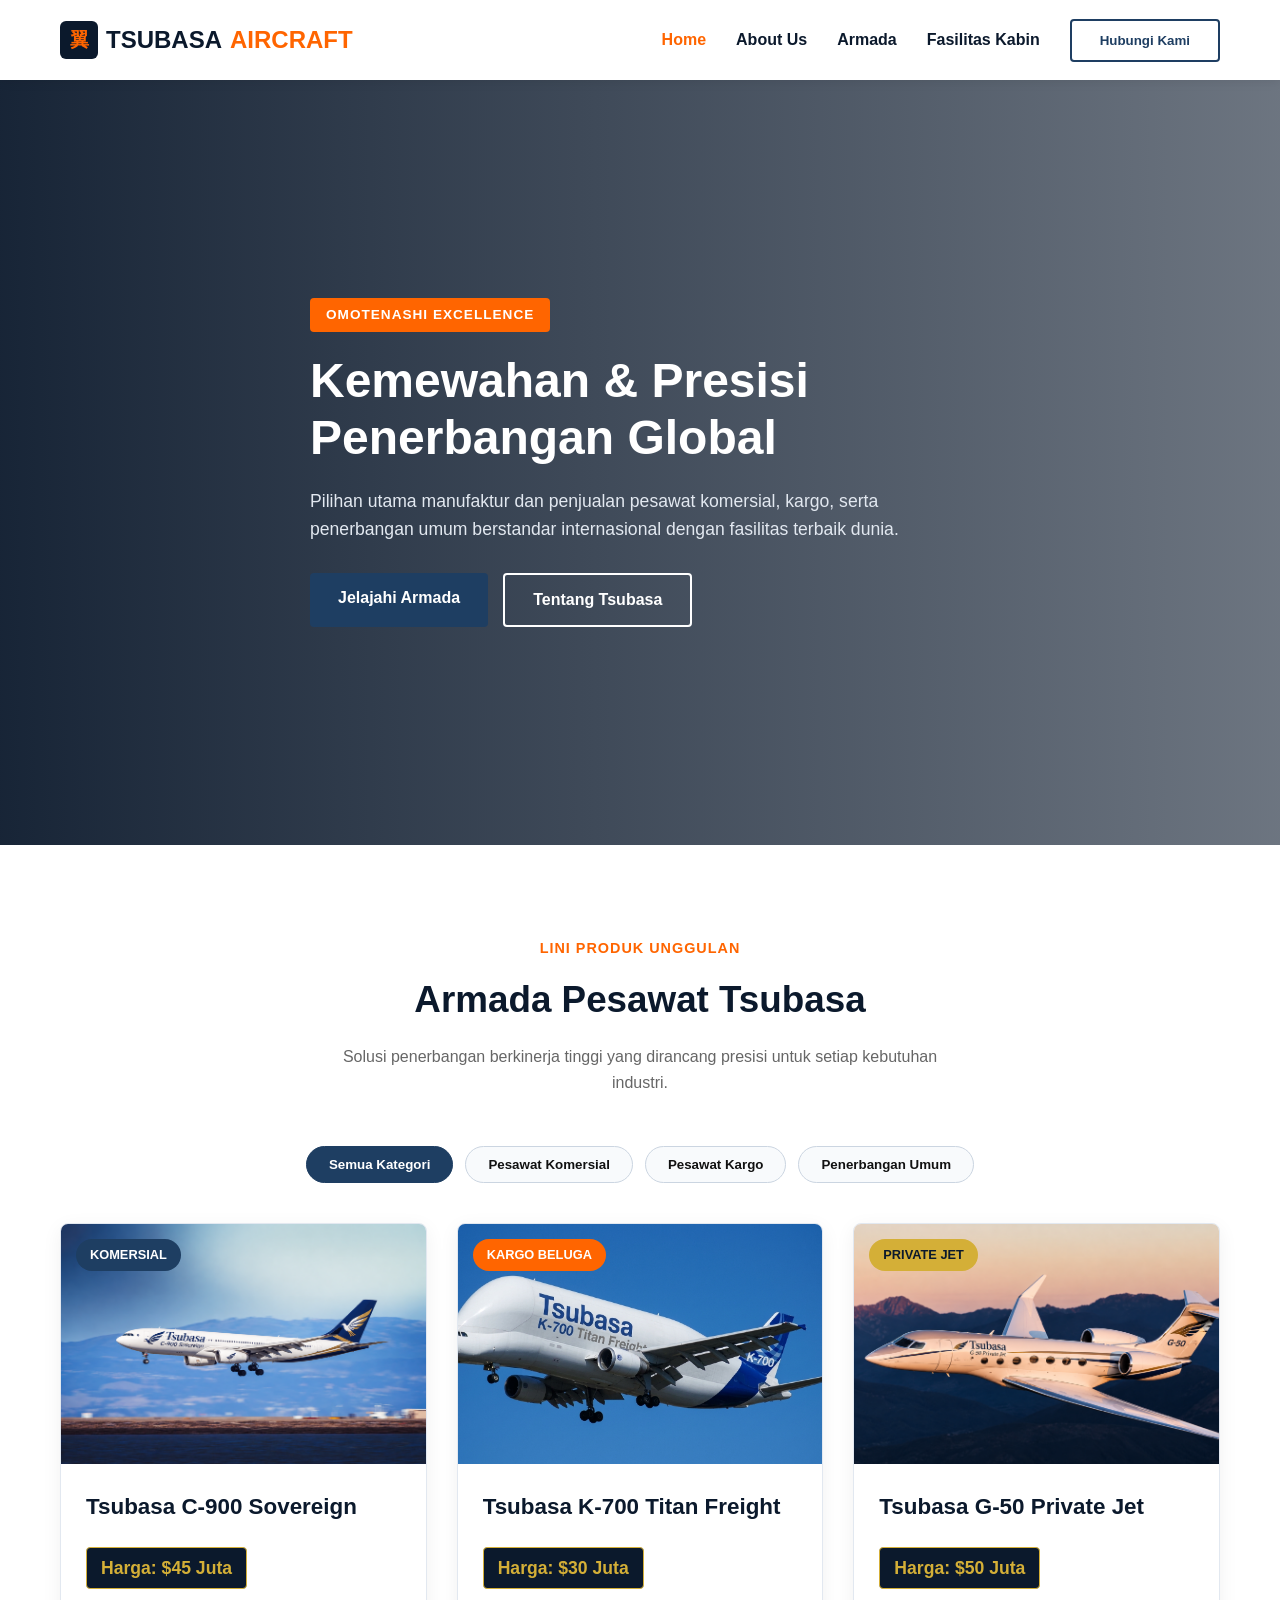
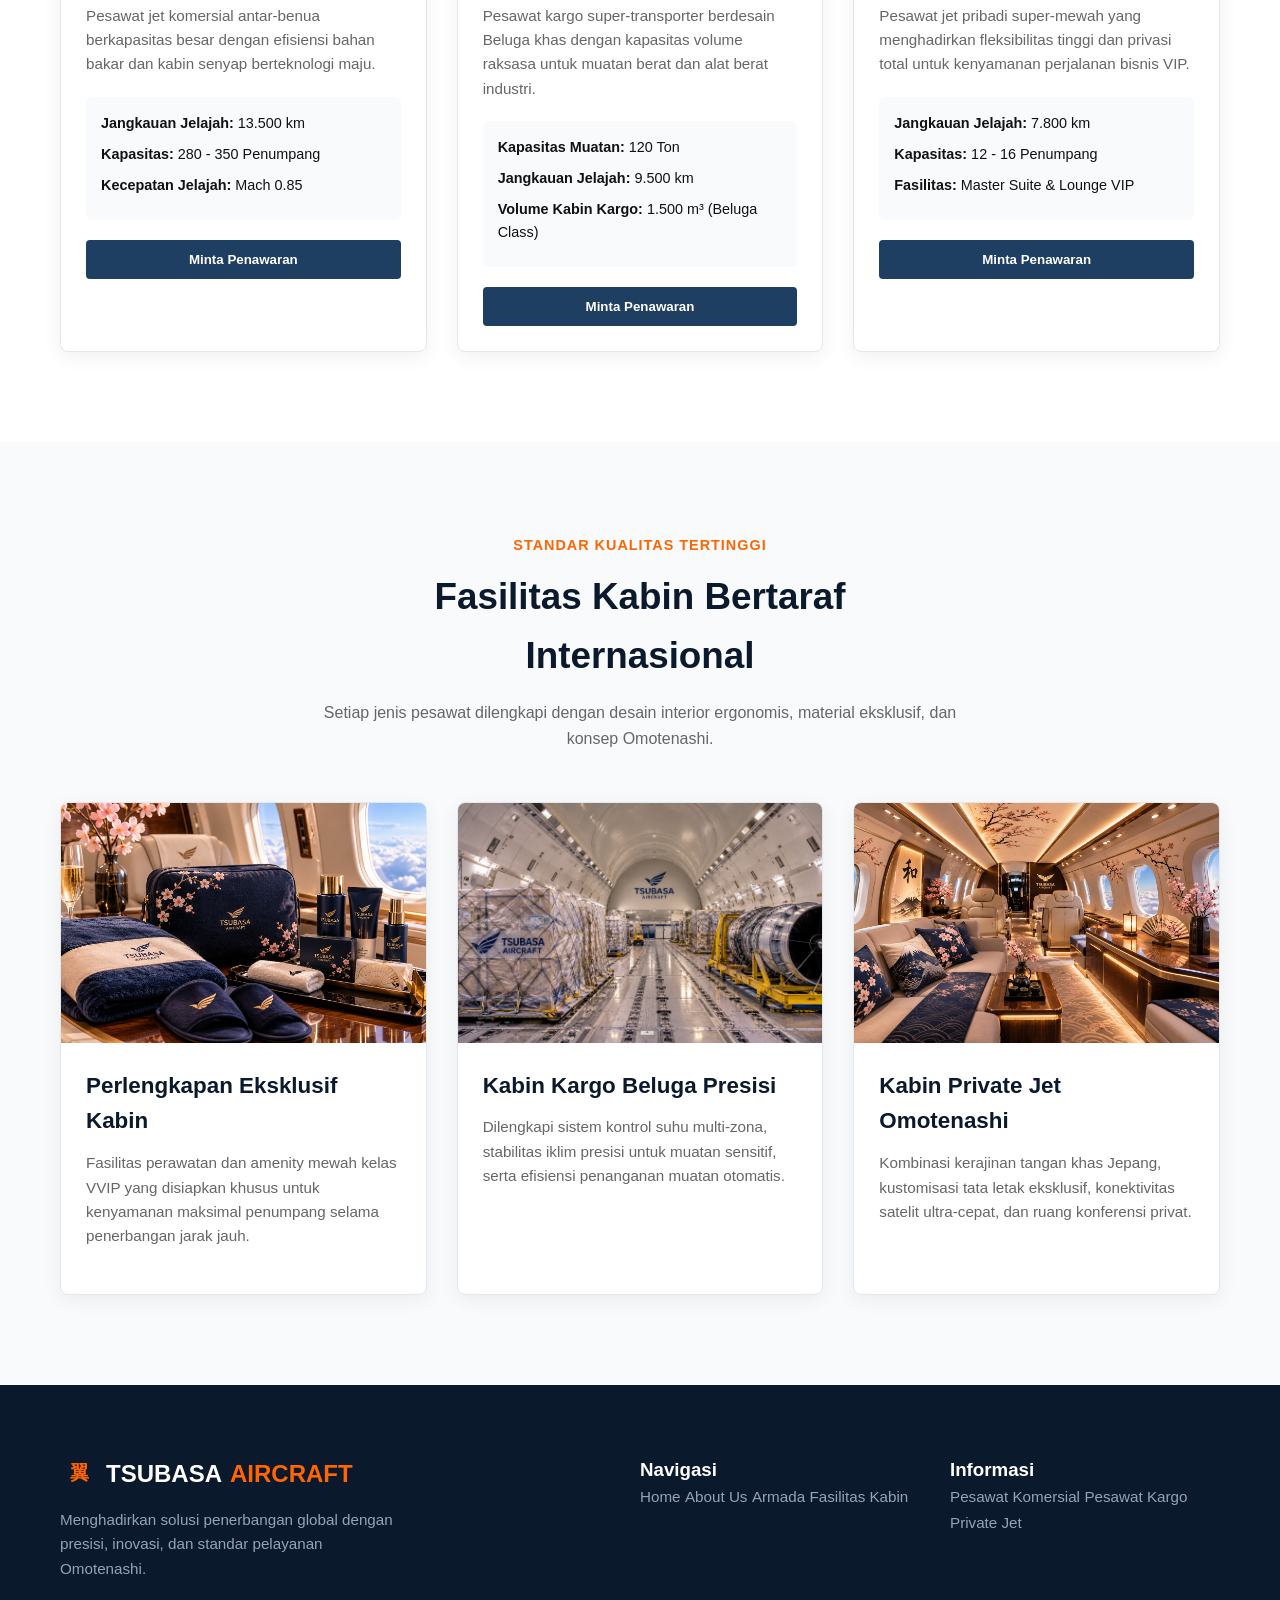
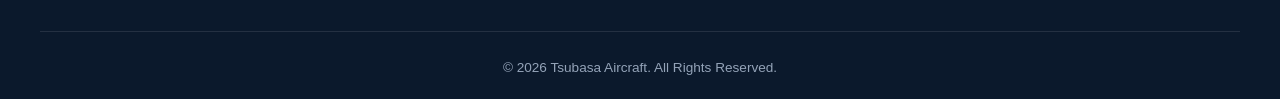
<file: index.html>
<!DOCTYPE html>
<html lang="id">

<head>
  <meta charset="UTF-8">
  <meta name="viewport" content="width=device-width, initial-scale=1.0">

  <title>Tsubasa Aircraft | Premium Aircraft Manufacturing & Sales</title>

  <link rel="stylesheet" href="assets/css/style.css">

  <style>
    /* BADGE HARGA */
    .price-tag {
      display: inline-block;
      margin-top: 10px;
      margin-bottom: 15px;
      padding: 6px 14px;
      background-color: #0b192c;
      color: #d4af37;
      font-weight: 700;
      font-size: 1.1rem;
      border-radius: 4px;
      border: 1px solid #d4af37;
    }

    /* MODAL */
    .custom-modal {
      display: none;
      position: fixed;
      z-index: 9999;
      left: 0;
      top: 0;
      width: 100%;
      height: 100%;
      overflow: auto;
      background-color: rgba(0, 0, 0, 0.75);
      justify-content: center;
      align-items: center;
    }

    .custom-modal-content {
      background-color: #ffffff;
      margin: auto;
      padding: 30px;
      border-radius: 8px;
      max-width: 500px;
      width: 90%;
      position: relative;
      color: #333333;
      box-shadow: 0 5px 15px rgba(0,0,0,0.3);
    }

    .custom-close {
      position: absolute;
      right: 20px;
      top: 15px;
      font-size: 28px;
      font-weight: bold;
      cursor: pointer;
      color: #aaa;
    }

    .custom-close:hover {
      color: #000;
    }

    .custom-modal-content input,
    .custom-modal-content textarea {
      width: 100%;
      padding: 12px;
      margin: 8px 0 15px;
      border: 1px solid #ddd;
      border-radius: 5px;
      box-sizing: border-box;
      font-family: inherit;
    }

    .custom-modal-content textarea {
      min-height: 100px;
      resize: vertical;
    }

    /* GAMBAR KATALOG */
    .card-img {
      background-size: cover;
      background-position: center;
      background-repeat: no-repeat;
    }

    /* FILTER KATALOG */
    .catalog-item.hidden {
      display: none !important;
    }

    /* MODAL MOBILE */
    @media (max-width: 600px) {
      .custom-modal-content {
        padding: 25px 20px;
      }
    }
  </style>
</head>

<body>

  <!-- HEADER & NAVIGATION -->
  <header class="header">

    <div class="container nav-container">

      <a href="index.html" class="logo">
        <span class="logo-jp">翼</span>
        TSUBASA <span>AIRCRAFT</span>
      </a>

      <button class="nav-toggle" id="navToggle"
        aria-label="Toggle navigation">
        ☰
      </button>

      <nav class="nav-menu" id="navMenu">

        <a href="index.html" class="nav-link active">
          Home
        </a>

        <a href="about.html" class="nav-link">
          About Us
        </a>

        <a href="#aircraft" class="nav-link">
          Armada
        </a>

        <a href="#cabins" class="nav-link">
          Fasilitas Kabin
        </a>

        <button type="button"
          class="btn btn-outline"
          onclick="bukaModal('General Inquiry')">

          Hubungi Kami

        </button>

      </nav>

    </div>

  </header>


  <!-- HERO SECTION -->
  <section class="hero">

    <div class="hero-overlay"></div>

    <div class="container hero-content">

      <span class="hero-badge">
        Omotenashi Excellence
      </span>

      <h1>
        Kemewahan & Presisi Penerbangan Global
      </h1>

      <p>
        Pilihan utama manufaktur dan penjualan pesawat
        komersial, kargo, serta penerbangan umum berstandar
        internasional dengan fasilitas terbaik dunia.
      </p>

      <div class="hero-buttons">

        <a href="#aircraft" class="btn btn-primary">
          Jelajahi Armada
        </a>

        <a href="about.html" class="btn btn-outline-white">
          Tentang Tsubasa
        </a>

      </div>

    </div>

  </section>


  <!-- AIRCRAFT CATALOG -->
  <section class="section catalog" id="aircraft">

    <div class="container">

      <div class="section-title">

        <span>Lini Produk Unggulan</span>

        <h2>Armada Pesawat Tsubasa</h2>

        <p>
          Solusi penerbangan berkinerja tinggi yang dirancang
          presisi untuk setiap kebutuhan industri.
        </p>

      </div>


      <!-- CATEGORY FILTER -->
      <div class="catalog-tabs">

        <button class="tab-btn active"
          onclick="filterCatalog('all', this)">
          Semua Kategori
        </button>

        <button class="tab-btn"
          onclick="filterCatalog('commercial', this)">
          Pesawat Komersial
        </button>

        <button class="tab-btn"
          onclick="filterCatalog('cargo', this)">
          Pesawat Kargo
        </button>

        <button class="tab-btn"
          onclick="filterCatalog('general', this)">
          Penerbangan Umum
        </button>

      </div>


      <!-- CATALOG GRID -->
      <div class="catalog-grid" id="catalogGrid">


        <!-- COMMERCIAL AIRCRAFT -->
        <div class="card catalog-item"
          data-category="commercial">

          <div class="card-img"
  style="background-image: url('assets/images/commercial.png');">

            <span class="badge">
              Komersial
            </span>

          </div>

          <div class="card-content">

            <h3>Tsubasa C-900 Sovereign</h3>

            <div class="price-tag">
              Harga: $45 Juta
            </div>

            <p>
              Pesawat jet komersial antar-benua berkapasitas
              besar dengan efisiensi bahan bakar dan kabin
              senyap berteknologi maju.
            </p>

            <ul class="specs-list">

              <li>
                <strong>Jangkauan Jelajah:</strong>
                13.500 km
              </li>

              <li>
                <strong>Kapasitas:</strong>
                280 - 350 Penumpang
              </li>

              <li>
                <strong>Kecepatan Jelajah:</strong>
                Mach 0.85
              </li>

            </ul>

            <button class="btn btn-primary full-width"
              onclick="bukaModal('Tsubasa C-900 Sovereign ($45 Juta)')">

              Minta Penawaran

            </button>

          </div>

        </div>



        <!-- CARGO AIRCRAFT BELUGA -->
        <div class="card catalog-item"
          data-category="cargo">

          <div class="card-img"
            style="background-image: url('assets/images/beluga.jpg');">

            <span class="badge badge-accent">
              Kargo Beluga
            </span>

          </div>

          <div class="card-content">

            <h3>Tsubasa K-700 Titan Freight</h3>

            <div class="price-tag">
              Harga: $30 Juta
            </div>

            <p>
              Pesawat kargo super-transporter berdesain
              Beluga khas dengan kapasitas volume raksasa
              untuk muatan berat dan alat berat industri.
            </p>

            <ul class="specs-list">

              <li>
                <strong>Kapasitas Muatan:</strong>
                120 Ton
              </li>

              <li>
                <strong>Jangkauan Jelajah:</strong>
                9.500 km
              </li>

              <li>
                <strong>Volume Kabin Kargo:</strong>
                1.500 m³ (Beluga Class)
              </li>

            </ul>

            <button class="btn btn-primary full-width"
              onclick="bukaModal('Tsubasa K-700 Titan Freight ($30 Juta)')">

              Minta Penawaran

            </button>

          </div>

        </div>



        <!-- PRIVATE JET -->
        <div class="card catalog-item"
          data-category="general">

          <div class="card-img"
  style="background-image: url('assets/images/private-jet.png');">
            <span class="badge badge-gold">
              Private jet
            </span>

          </div>

          <div class="card-content">

            <h3>Tsubasa G-50 Private Jet</h3>

            <div class="price-tag">
              Harga: $50 Juta
            </div>

            <p>
              Pesawat jet pribadi super-mewah yang
              menghadirkan fleksibilitas tinggi dan privasi
              total untuk kenyamanan perjalanan bisnis VIP.
            </p>

            <ul class="specs-list">

              <li>
                <strong>Jangkauan Jelajah:</strong>
                7.800 km
              </li>

              <li>
                <strong>Kapasitas:</strong>
                12 - 16 Penumpang
              </li>

              <li>
                <strong>Fasilitas:</strong>
                Master Suite & Lounge VIP
              </li>

            </ul>

            <button class="btn btn-primary full-width"
              onclick="bukaModal('Tsubasa G-50 Private Jet ($50 Juta)')">

              Minta Penawaran

            </button>

          </div>

        </div>

      </div>

    </div>

  </section>



  <!-- CABIN SHOWCASE -->
  <section class="section cabin-section" id="cabins">

    <div class="container">

      <div class="section-title">

        <span>Standar Kualitas Tertinggi</span>

        <h2>Fasilitas Kabin Bertaraf Internasional</h2>

        <p>
          Setiap jenis pesawat dilengkapi dengan desain
          interior ergonomis, material eksklusif,
          dan konsep Omotenashi.
        </p>

      </div>


      <div class="cabin-grid">


        <!-- CABIN 1 -->
        <div class="cabin-card">

          <div class="cabin-img"
  style="background-image: url('assets/images/kabin-vip.png');">
</div>

          <div class="cabin-info">

            <h3>Perlengkapan Eksklusif Kabin</h3>

            <p>
              Fasilitas perawatan dan amenity mewah kelas
              VVIP yang disiapkan khusus untuk kenyamanan
              maksimal penumpang selama penerbangan jarak jauh.
            </p>

          </div>

        </div>



        <!-- CABIN 2 -->
        <div class="cabin-card">

          <div class="cabin-img"
  style="background-image: url('assets/images/beluga-interior.png');">
</div>

          <div class="cabin-info">

            <h3>Kabin Kargo Beluga Presisi</h3>

            <p>
              Dilengkapi sistem kontrol suhu multi-zona,
              stabilitas iklim presisi untuk muatan sensitif,
              serta efisiensi penanganan muatan otomatis.
            </p>

          </div>

        </div>



        <!-- CABIN 3 -->
        <div class="cabin-card">

          <div class="cabin-img"
  style="background-image: url('assets/images/omotenashi.png');">
</div>

          <div class="cabin-info">

            <h3>Kabin Private Jet Omotenashi</h3>

            <p>
              Kombinasi kerajinan tangan khas Jepang,
              kustomisasi tata letak eksklusif,
              konektivitas satelit ultra-cepat,
              dan ruang konferensi privat.
            </p>

          </div>

        </div>

      </div>

    </div>

  </section>



  <!-- FOOTER -->
  <footer class="footer">

    <div class="container footer-content">

      <div class="footer-brand">

        <a href="index.html" class="logo">
          <span class="logo-jp">翼</span>
          TSUBASA <span>AIRCRAFT</span>
        </a>

        <p>
          Menghadirkan solusi penerbangan global
          dengan presisi, inovasi, dan standar
          pelayanan Omotenashi.
        </p>

      </div>

      <div class="footer-links">

        <h3>Navigasi</h3>

        <a href="index.html">Home</a>
        <a href="about.html">About Us</a>
        <a href="#aircraft">Armada</a>
        <a href="#cabins">Fasilitas Kabin</a>

      </div>

      <div class="footer-links">

        <h3>Informasi</h3>

        <a href="#aircraft">Pesawat Komersial</a>
        <a href="#aircraft">Pesawat Kargo</a>
        <a href="#aircraft">Private Jet</a>

      </div>

    </div>

    <div class="container footer-bottom">

      <p>
        &copy; 2026 Tsubasa Aircraft.
        All Rights Reserved.
      </p>

    </div>

  </footer>



  <!-- CONTACT MODAL -->
  <div class="custom-modal" id="contactModal">

    <div class="custom-modal-content">

      <span class="custom-close"
        onclick="tutupModal()">
        &times;
      </span>

      <h2>Hubungi Tsubasa Aircraft</h2>

      <p id="modalDescription">
        Silakan isi informasi berikut untuk menghubungi kami.
      </p>

      <form id="contactForm">

        <label for="nama">Nama Lengkap</label>

        <input type="text"
          id="nama"
          name="nama"
          placeholder="Masukkan nama Anda"
          required>


        <label for="email">Email</label>

        <input type="email"
          id="email"
          name="email"
          placeholder="Masukkan email Anda"
          required>


        <label for="pesan">Pesan</label>

        <textarea id="pesan"
          name="pesan"
          placeholder="Tuliskan pertanyaan atau permintaan penawaran Anda"
          required></textarea>


        <button type="submit"
          class="btn btn-primary full-width">

          Kirim Pesan

        </button>

      </form>

    </div>

  </div>



  <!-- JAVASCRIPT -->
  <script>

    // FILTER KATALOG PESAWAT
    function filterCatalog(category, button) {

      const cards = document.querySelectorAll('.catalog-item');

      const tabs = document.querySelectorAll('.tab-btn');

      tabs.forEach(tab => {
        tab.classList.remove('active');
      });

      button.classList.add('active');

      cards.forEach(card => {

        const cardCategory = card.dataset.category;

        if (category === 'all' || cardCategory === category) {

          card.classList.remove('hidden');

        } else {

          card.classList.add('hidden');

        }

      });

    }



    // BUKA MODAL
    function bukaModal(productName) {

      const modal = document.getElementById('contactModal');

      const description = document.getElementById('modalDescription');

      const pesan = document.getElementById('pesan');

      modal.style.display = 'flex';

      description.textContent =
        'Permintaan informasi untuk: ' + productName;

      pesan.value = 'Saya ingin mengetahui informasi mengenai ' + productName;

    }



    // TUTUP MODAL
    function tutupModal() {

      document.getElementById('contactModal').style.display = 'none';

    }



    // TUTUP MODAL JIKA KLIK DI LUAR KOTAK
    window.addEventListener('click', function(event) {

      const modal = document.getElementById('contactModal');

      if (event.target === modal) {

        tutupModal();

      }

    });



    // TUTUP MODAL DENGAN TOMBOL ESC
    document.addEventListener('keydown', function(event) {

      if (event.key === 'Escape') {

        tutupModal();

      }

    });



    // NAVIGASI MOBILE
    const navToggle = document.getElementById('navToggle');

    const navMenu = document.getElementById('navMenu');

    navToggle.addEventListener('click', function() {

      navMenu.classList.toggle('active');

    });



    // TUTUP MENU SETELAH MEMILIH LINK
    document.querySelectorAll('.nav-menu a').forEach(link => {

      link.addEventListener('click', function() {

        navMenu.classList.remove('active');

      });

    });



    // FORM KONTAK
    document.getElementById('contactForm').addEventListener('submit', function(event) {

      event.preventDefault();

      const nama = document.getElementById('nama').value;

      alert(
        'Terima kasih, ' + nama +
        '! Pesan Anda sudah diisi. Untuk mengirimkannya, website perlu dihubungkan ke layanan email atau backend.'
      );

      tutupModal();

      this.reset();

    });

  </script>

</body>

</html>
</file>
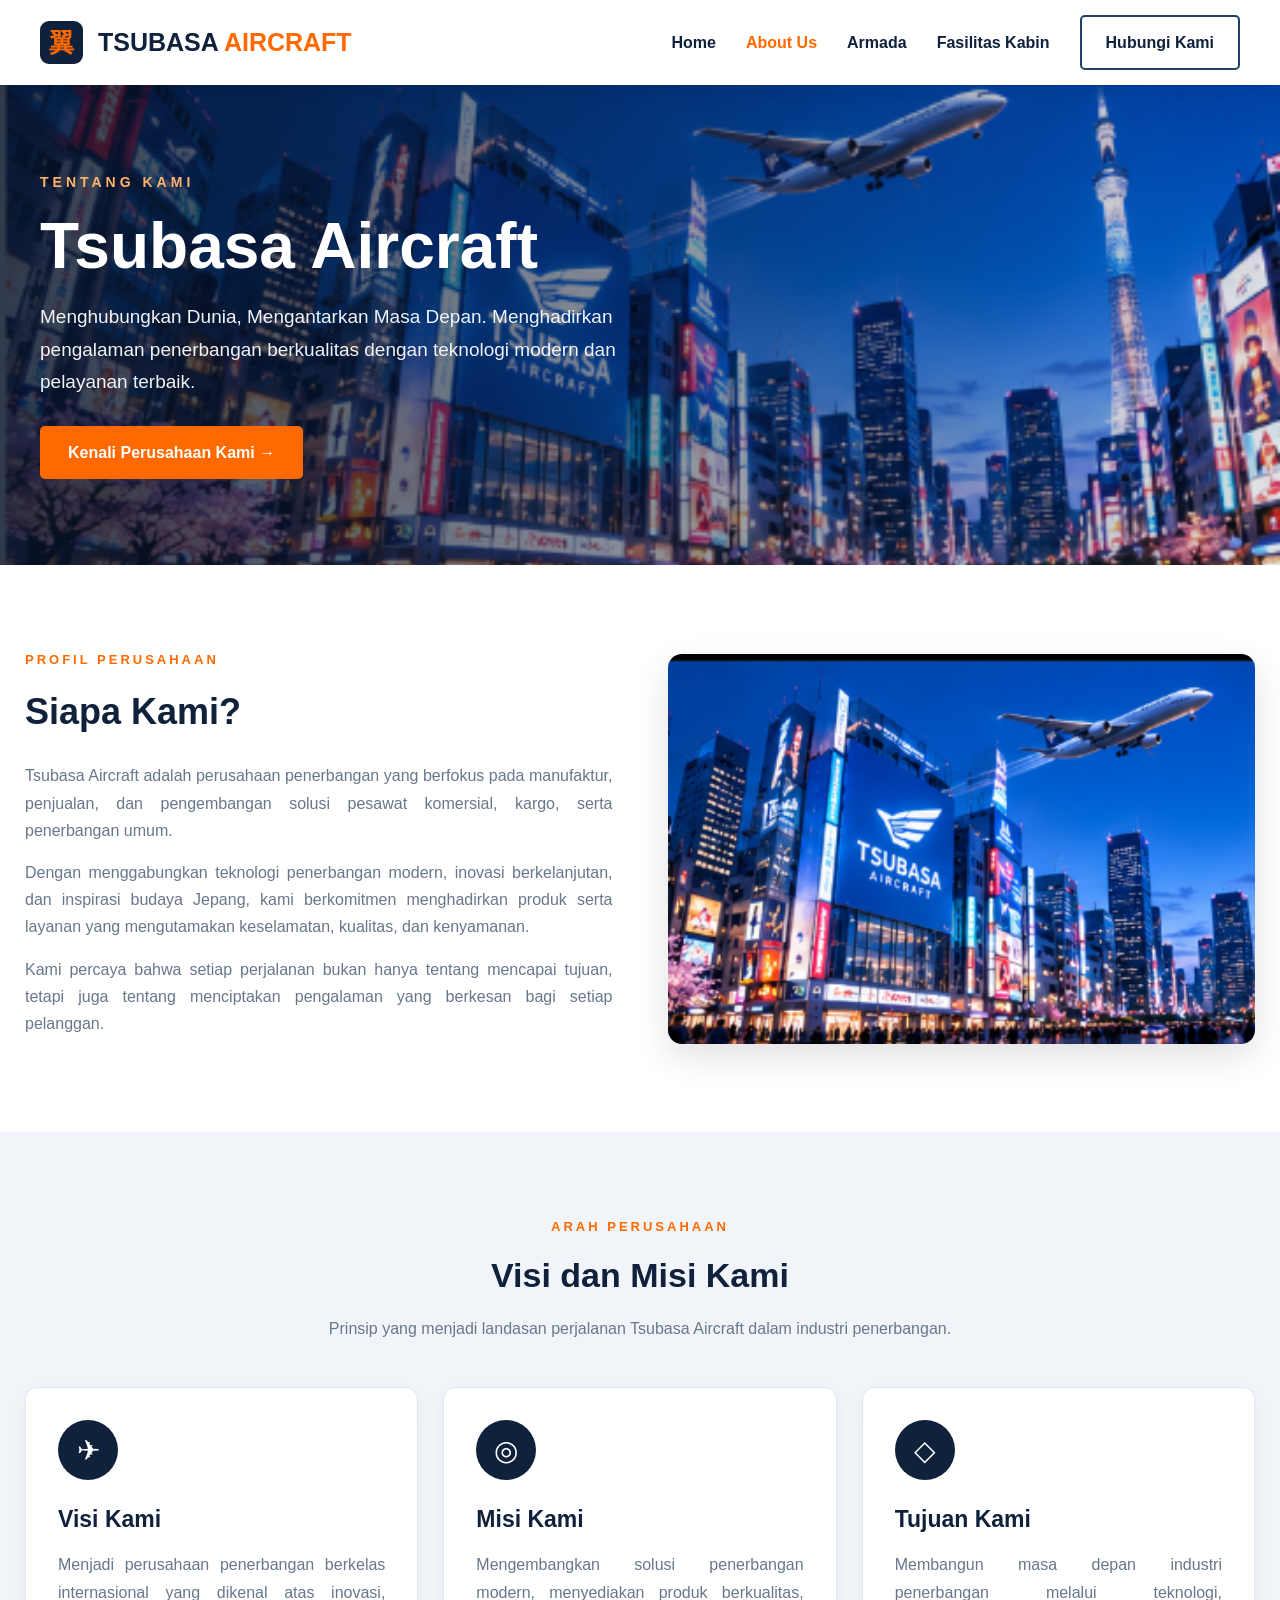
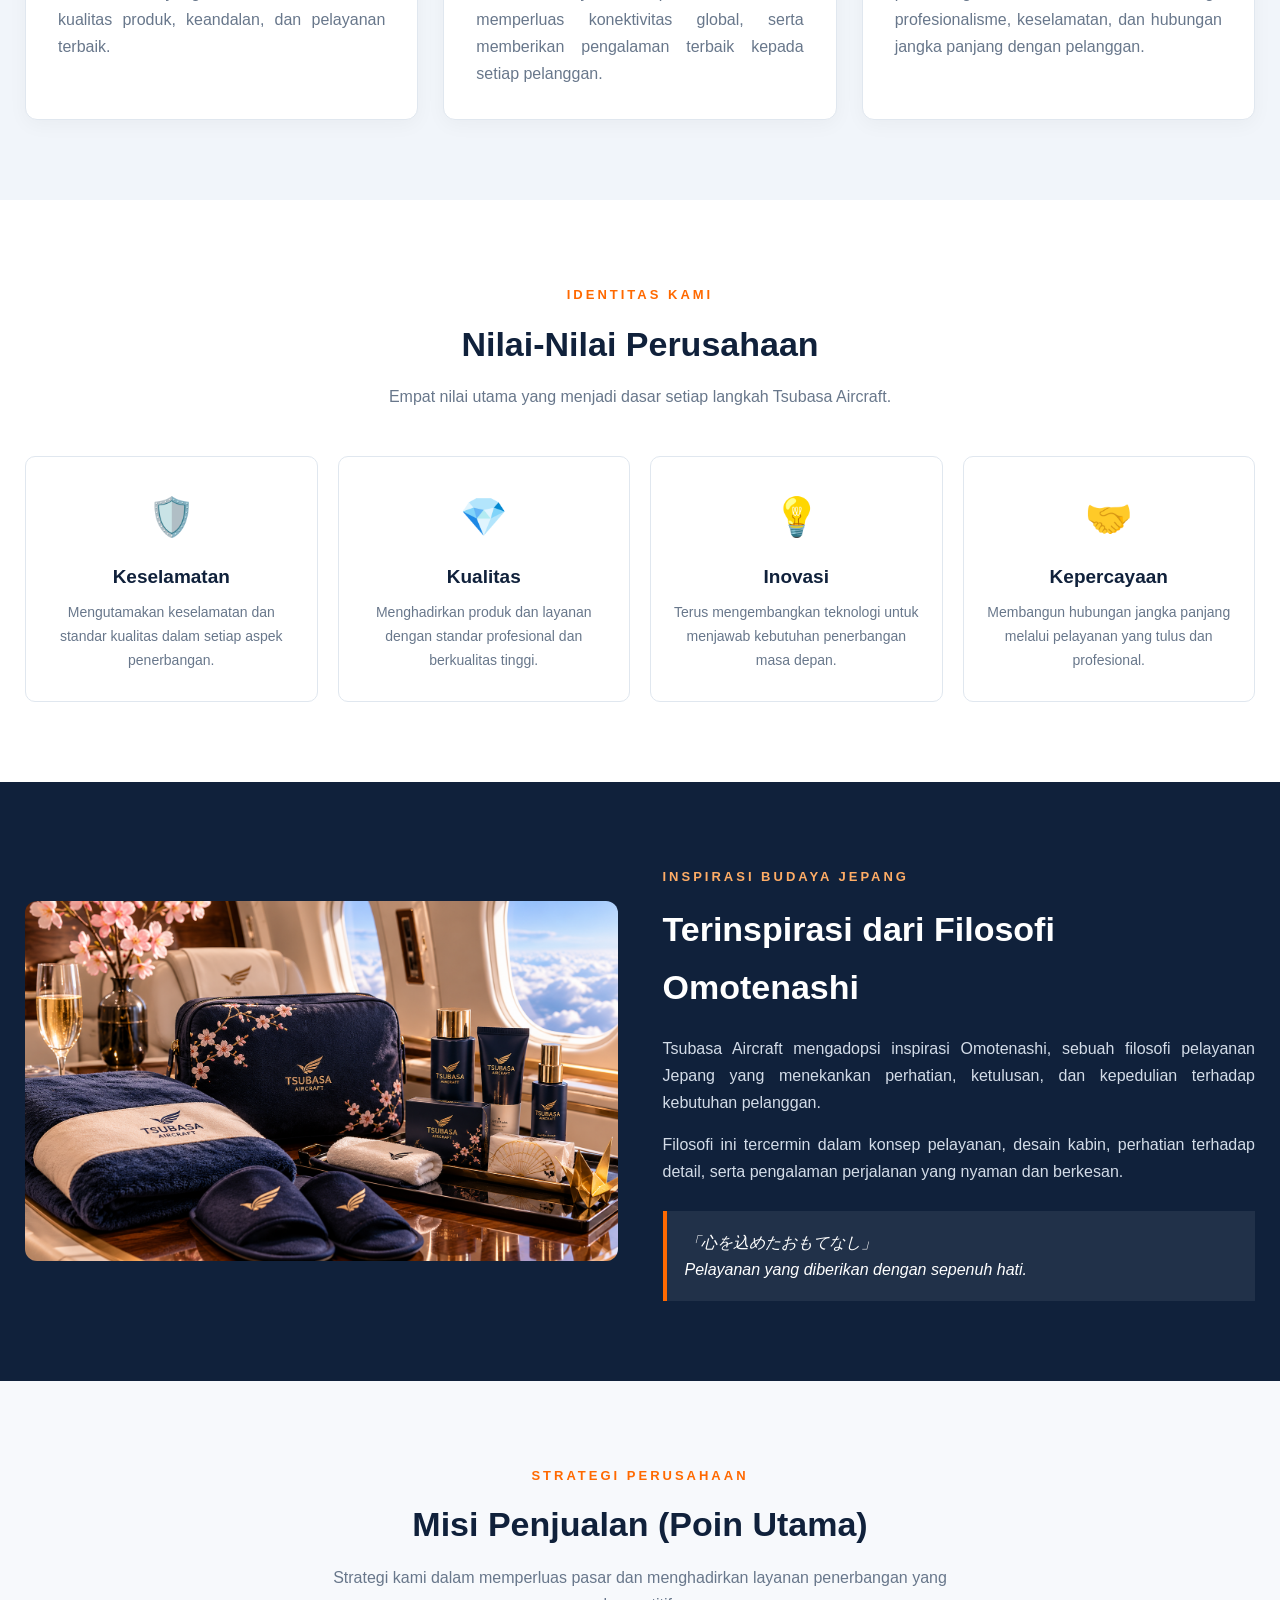
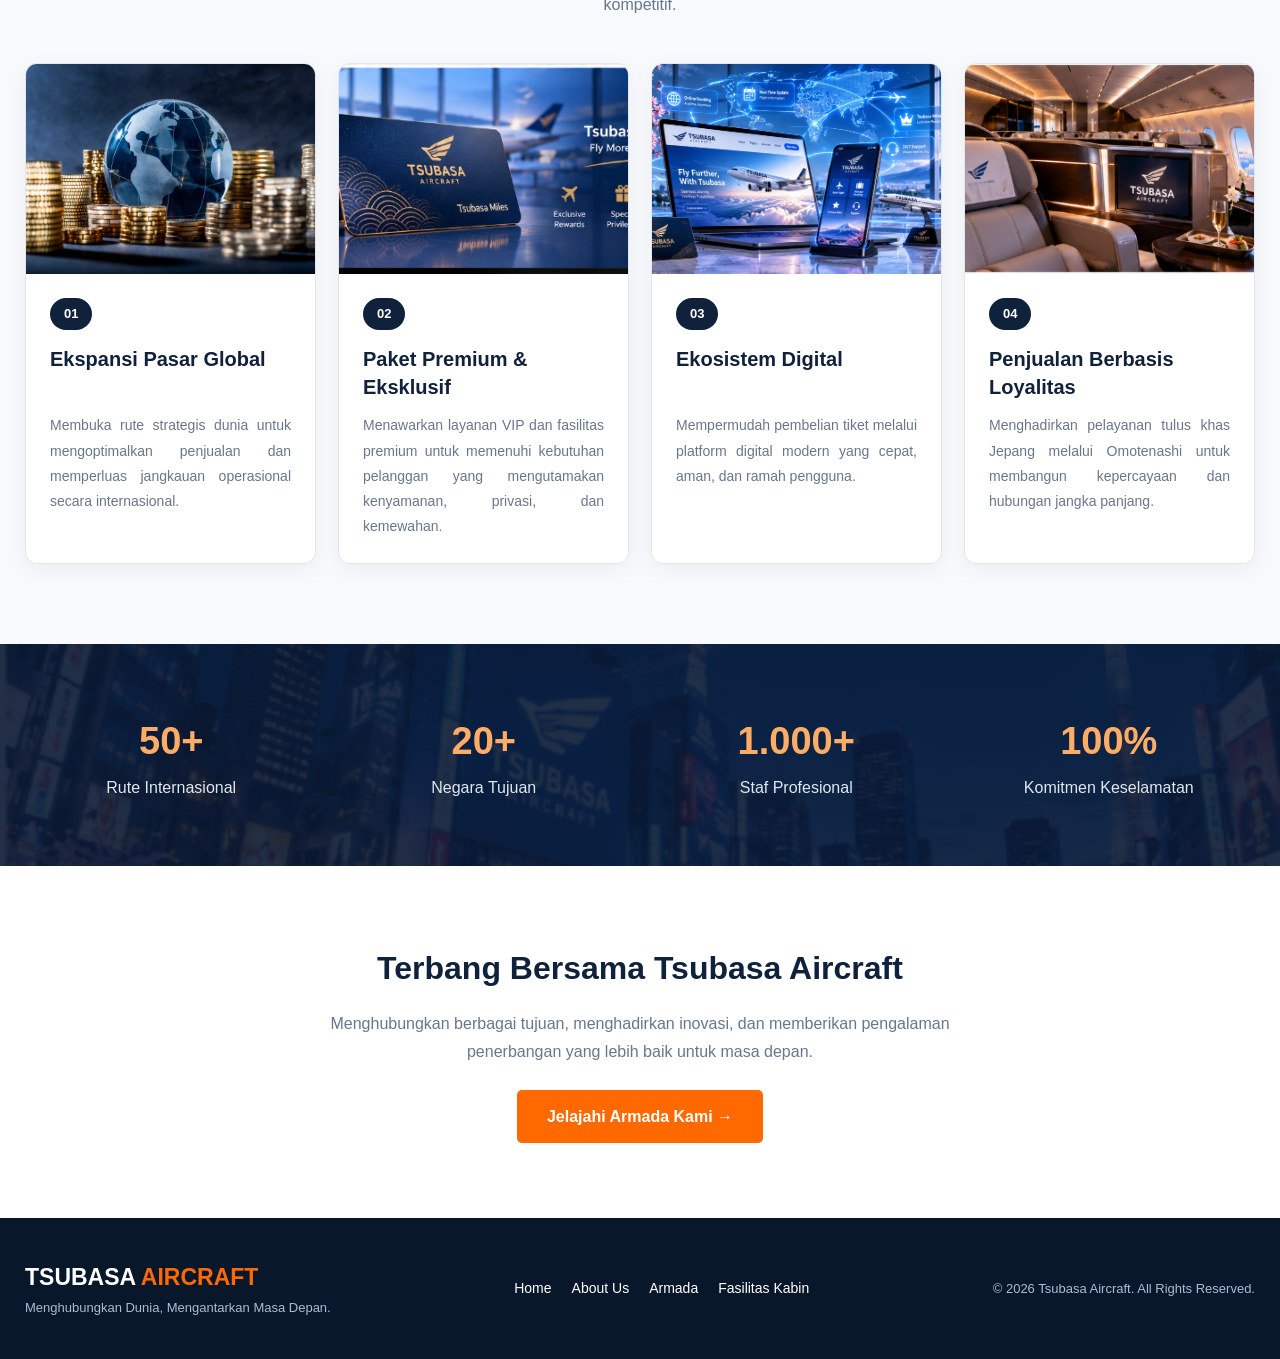
<file: about.html>
<!DOCTYPE html>
<html lang="id">
<head>
    <meta charset="UTF-8">
    <meta name="viewport" content="width=device-width, initial-scale=1.0">

    <title>About Us | Tsubasa Aircraft</title>

    <style>
        * {
            margin: 0;
            padding: 0;
            box-sizing: border-box;
        }

        html {
            scroll-behavior: smooth;
        }

        body {
            font-family: Arial, Helvetica, sans-serif;
            color: #10213b;
            background: #f7f9fc;
            line-height: 1.7;
        }

        :root {
            --navy: #10213b;
            --blue: #203f64;
            --orange: #ff6900;
            --gold: #d4af37;
            --light: #f1f5fa;
            --gray: #68778b;
        }

        /* NAVBAR */

        .header {
            width: 100%;
            background: #ffffff;
            position: sticky;
            top: 0;
            z-index: 1000;
            box-shadow: 0 3px 15px rgba(0,0,0,0.07);
        }

        .nav-container {
            max-width: 1250px;
            margin: auto;
            padding: 15px 25px;
            display: flex;
            justify-content: space-between;
            align-items: center;
        }

        .logo {
            text-decoration: none;
            color: var(--navy);
            font-size: 25px;
            font-weight: 800;
            white-space: nowrap;
        }

        .logo-icon {
            display: inline-flex;
            width: 43px;
            height: 43px;
            background: var(--navy);
            color: var(--orange);
            justify-content: center;
            align-items: center;
            border-radius: 9px;
            margin-right: 8px;
        }

        .logo span:last-child {
            color: var(--orange);
        }

        .nav-menu {
            display: flex;
            align-items: center;
            gap: 30px;
        }

        .nav-menu a {
            text-decoration: none;
            color: var(--navy);
            font-weight: 600;
            transition: 0.3s;
        }

        .nav-menu a:hover,
        .nav-menu a.active {
            color: var(--orange);
        }

        .contact-btn {
            padding: 12px 24px;
            border: 2px solid var(--blue);
            border-radius: 5px;
        }

        .nav-toggle {
            display: none;
            background: none;
            border: none;
            font-size: 28px;
            color: var(--navy);
            cursor: pointer;
        }

        /* HERO */

        .hero {
            min-height: 480px;
            background:
                linear-gradient(90deg,
                rgba(7,20,42,0.83),
                rgba(7,20,42,0.10)),
                url('assets/images/about-hero.png');

            background-position: center;
            background-size: cover;

            display: flex;
            align-items: center;
            color: white;
        }

        .hero-content {
            max-width: 1250px;
            width: 100%;
            padding: 60px 25px;
            margin: auto;
        }

        .hero-label {
            color: #ffb36d;
            font-size: 14px;
            font-weight: bold;
            letter-spacing: 4px;
            margin-bottom: 15px;
        }

        .hero h1 {
            font-size: clamp(38px, 5vw, 65px);
            line-height: 1.15;
            margin-bottom: 18px;
            max-width: 700px;
        }

        .hero p {
            font-size: 19px;
            max-width: 600px;
            color: #f0f3f8;
        }

        .hero-btn {
            display: inline-block;
            margin-top: 28px;
            padding: 13px 28px;
            border-radius: 5px;
            background: var(--orange);
            color: white;
            text-decoration: none;
            font-weight: bold;
            transition: 0.3s;
        }

        .hero-btn:hover {
            background: #d95600;
            transform: translateY(-3px);
        }

        /* GENERAL SECTION */

        .section {
            padding: 80px 25px;
        }

        .container {
            max-width: 1250px;
            margin: auto;
        }

        .section-heading {
            text-align: center;
            margin-bottom: 45px;
        }

        .section-heading span {
            color: var(--orange);
            font-size: 13px;
            font-weight: bold;
            letter-spacing: 3px;
        }

        .section-heading h2 {
            color: var(--navy);
            font-size: 34px;
            margin-top: 8px;
        }

        .section-heading p {
            color: var(--gray);
            max-width: 650px;
            margin: 10px auto 0;
        }

        /* ABOUT INTRODUCTION */

        .about-section {
            background: white;
        }

        .about-grid {
            display: grid;
            grid-template-columns: 1fr 1fr;
            gap: 55px;
            align-items: center;
        }

        .about-text h2 {
            font-size: 36px;
            margin-bottom: 20px;
            color: var(--navy);
        }

        .about-text p {
            color: var(--gray);
            margin-bottom: 15px;
            text-align: justify;
        }

        .about-tag {
            display: inline-block;
            color: var(--orange);
            font-size: 13px;
            font-weight: bold;
            letter-spacing: 3px;
            margin-bottom: 10px;
        }

        .about-image {
            height: 390px;
            overflow: hidden;
            border-radius: 14px;
            box-shadow: 0 12px 35px rgba(0,0,0,0.12);
        }

        .about-image img {
            width: 100%;
            height: 100%;
            object-fit: cover;
        }

        /* VISION MISSION VALUES */

        .vmv-section {
            background: #f1f5fa;
        }

        .vmv-grid {
            display: grid;
            grid-template-columns: repeat(3, 1fr);
            gap: 25px;
        }

        .vmv-card {
            background: white;
            padding: 32px;
            border-radius: 12px;
            border: 1px solid #e0e7ef;
            box-shadow: 0 5px 20px rgba(0,0,0,0.04);
            transition: 0.3s;
        }

        .vmv-card:hover {
            transform: translateY(-6px);
            box-shadow: 0 12px 30px rgba(0,0,0,0.09);
        }

        .vmv-icon {
            width: 60px;
            height: 60px;
            border-radius: 50%;
            background: var(--navy);
            color: white;
            display: flex;
            align-items: center;
            justify-content: center;
            font-size: 28px;
            margin-bottom: 20px;
        }

        .vmv-card h3 {
            font-size: 23px;
            margin-bottom: 12px;
        }

        .vmv-card p {
            color: var(--gray);
            text-align: justify;
        }

        /* COMPANY VALUES */

        .values-section {
            background: white;
        }

        .values-grid {
            display: grid;
            grid-template-columns: repeat(4, 1fr);
            gap: 20px;
        }

        .value-card {
            padding: 28px 20px;
            border: 1px solid #e0e7ef;
            border-radius: 10px;
            text-align: center;
            background: #ffffff;
            transition: 0.3s;
        }

        .value-card:hover {
            border-color: var(--orange);
            transform: translateY(-5px);
        }

        .value-icon {
            font-size: 38px;
            margin-bottom: 12px;
        }

        .value-card h3 {
            font-size: 19px;
            margin-bottom: 8px;
        }

        .value-card p {
            color: var(--gray);
            font-size: 14px;
        }

        /* JAPANESE CULTURE */

        .culture-section {
            background: var(--navy);
            color: white;
        }

        .culture-grid {
            display: grid;
            grid-template-columns: 1fr 1fr;
            align-items: center;
            gap: 45px;
        }

        .culture-image {
            height: 360px;
            border-radius: 12px;
            overflow: hidden;
        }

        .culture-image img {
            width: 100%;
            height: 100%;
            object-fit: cover;
        }

        .culture-text span {
            color: #ffad66;
            font-weight: bold;
            letter-spacing: 3px;
            font-size: 13px;
        }

        .culture-text h2 {
            font-size: 34px;
            margin: 12px 0 18px;
        }

        .culture-text p {
            color: #d3dce8;
            margin-bottom: 15px;
            text-align: justify;
        }

        .japanese-quote {
            margin-top: 25px;
            padding: 18px;
            border-left: 4px solid var(--orange);
            background: rgba(255,255,255,0.07);
            font-style: italic;
        }

        /* MISSION POINTS */

        .mission-section {
            background: #f7f9fc;
        }

        .mission-grid {
            display: grid;
            grid-template-columns: repeat(4, 1fr);
            gap: 22px;
            align-items: stretch;
        }

        .mission-card {
            background: white;
            border: 1px solid #e0e7ef;
            border-radius: 12px;
            overflow: hidden;
            box-shadow: 0 5px 20px rgba(0,0,0,0.05);
            display: flex;
            flex-direction: column;
        }

        .mission-image {
            width: 100%;
            height: 210px;
            object-fit: cover;
        }

        .mission-content {
            padding: 24px;
            flex: 1;
        }

        .mission-number {
            display: inline-block;
            background: var(--navy);
            color: white;
            padding: 5px 14px;
            border-radius: 30px;
            font-size: 13px;
            font-weight: bold;
            margin-bottom: 15px;
        }

        .mission-content h3 {
            font-size: 20px;
            line-height: 1.4;
            min-height: 56px;
            margin-bottom: 12px;
        }

        .mission-content p {
            color: var(--gray);
            text-align: justify;
            font-size: 14px;
            line-height: 1.8;
        }

        /* STATISTICS */

        .stats-section {
            background:
                linear-gradient(rgba(10,25,50,0.90),
                rgba(10,25,50,0.90)),
                url('assets/images/about-hero.png') center/cover;
            padding: 65px 25px;
            color: white;
        }

        .stats-grid {
            display: grid;
            grid-template-columns: repeat(4, 1fr);
            gap: 20px;
            text-align: center;
        }

        .stat-item h2 {
            color: #ffad66;
            font-size: 38px;
        }

        .stat-item p {
            color: #e0e7ef;
        }

        /* CLOSING */

        .closing-section {
            background: white;
            padding: 75px 25px;
            text-align: center;
        }

        .closing-section h2 {
            font-size: 32px;
            color: var(--navy);
            margin-bottom: 15px;
        }

        .closing-section p {
            color: var(--gray);
            max-width: 650px;
            margin: auto;
        }

        .closing-section a {
            display: inline-block;
            margin-top: 25px;
            background: var(--orange);
            color: white;
            text-decoration: none;
            padding: 13px 30px;
            border-radius: 5px;
            font-weight: bold;
        }

        /* FOOTER */

        .footer {
            background: #09172b;
            color: white;
            padding: 40px 25px;
        }

        .footer-content {
            max-width: 1250px;
            margin: auto;
            display: flex;
            justify-content: space-between;
            align-items: center;
            gap: 20px;
            flex-wrap: wrap;
        }

        .footer-logo {
            font-size: 23px;
            font-weight: bold;
        }

        .footer-logo span {
            color: var(--orange);
        }

        .footer p {
            color: #aebbd0;
            font-size: 13px;
        }

        .footer-links {
            display: flex;
            gap: 20px;
            flex-wrap: wrap;
        }

        .footer-links a {
            color: white;
            text-decoration: none;
            font-size: 14px;
        }

        /* RESPONSIVE */

        @media (max-width: 1000px) {
            .nav-menu {
                gap: 15px;
            }

            .mission-grid {
                grid-template-columns: repeat(2, 1fr);
            }

            .values-grid {
                grid-template-columns: repeat(2, 1fr);
            }

            .about-grid {
                gap: 30px;
            }
        }

        @media (max-width: 768px) {
            .nav-container {
                flex-wrap: wrap;
            }

            .logo {
                font-size: 19px;
            }

            .nav-toggle {
                display: block;
            }

            .nav-menu {
                display: none;
                width: 100%;
                flex-direction: column;
                align-items: stretch;
                gap: 0;
                padding-top: 15px;
            }

            .nav-menu.show {
                display: flex;
            }

            .nav-menu a {
                padding: 12px;
                border-top: 1px solid #edf0f5;
            }

            .contact-btn {
                text-align: center;
                margin-top: 10px;
            }

            .hero {
                min-height: 430px;
            }

            .hero p {
                font-size: 16px;
            }

            .about-grid,
            .culture-grid {
                grid-template-columns: 1fr;
            }

            .about-image {
                height: 300px;
            }

            .vmv-grid {
                grid-template-columns: 1fr;
            }

            .stats-grid {
                grid-template-columns: repeat(2, 1fr);
                row-gap: 35px;
            }
        }

        @media (max-width: 500px) {
            .section {
                padding: 55px 18px;
            }

            .section-heading h2 {
                font-size: 27px;
            }

            .mission-grid,
            .values-grid {
                grid-template-columns: 1fr;
            }

            .mission-image {
                height: 220px;
            }

            .mission-content h3 {
                min-height: auto;
            }

            .hero h1 {
                font-size: 37px;
            }

            .culture-text h2 {
                font-size: 27px;
            }

            .closing-section h2 {
                font-size: 26px;
            }

            .footer-content {
                flex-direction: column;
                align-items: flex-start;
            }
        }
    </style>
</head>

<body>

<!-- NAVBAR -->
<header class="header">
    <div class="nav-container">

        <a href="index.html" class="logo">
            <span class="logo-icon">翼</span>
            TSUBASA <span>AIRCRAFT</span>
        </a>

        <button class="nav-toggle" id="navToggle"
                aria-label="Buka menu">
            ☰
        </button>

        <nav class="nav-menu" id="navMenu">
            <a href="index.html">Home</a>
            <a href="about.html" class="active">About Us</a>
            <a href="index.html#aircraft">Armada</a>
            <a href="index.html#cabins">Fasilitas Kabin</a>
            <a href="index.html#contact" class="contact-btn">
                Hubungi Kami
            </a>
        </nav>

    </div>
</header>


<!-- HERO SECTION -->
<section class="hero">

    <div class="hero-content">

        <div class="hero-label">
            TENTANG KAMI
        </div>

        <h1>
            Tsubasa Aircraft
        </h1>

        <p>
            Menghubungkan Dunia, Mengantarkan Masa Depan.
            Menghadirkan pengalaman penerbangan berkualitas
            dengan teknologi modern dan pelayanan terbaik.
        </p>

        <a href="#about" class="hero-btn">
            Kenali Perusahaan Kami →
        </a>

    </div>

</section>


<!-- ABOUT US -->
<section class="section about-section" id="about">

    <div class="container about-grid">

        <div class="about-text">

            <span class="about-tag">PROFIL PERUSAHAAN</span>

            <h2>
                Siapa Kami?
            </h2>

            <p>
                Tsubasa Aircraft adalah perusahaan penerbangan
                yang berfokus pada manufaktur, penjualan, dan
                pengembangan solusi pesawat komersial, kargo,
                serta penerbangan umum.
            </p>

            <p>
                Dengan menggabungkan teknologi penerbangan
                modern, inovasi berkelanjutan, dan inspirasi
                budaya Jepang, kami berkomitmen menghadirkan
                produk serta layanan yang mengutamakan
                keselamatan, kualitas, dan kenyamanan.
            </p>

            <p>
                Kami percaya bahwa setiap perjalanan bukan
                hanya tentang mencapai tujuan, tetapi juga
                tentang menciptakan pengalaman yang
                berkesan bagi setiap pelanggan.
            </p>

        </div>

        <div class="about-image">
            <img src="assets/images/about-hero.png"
                 alt="Kantor pusat Tsubasa Aircraft">
        </div>

    </div>

</section>


<!-- VISION MISSION -->
<section class="section vmv-section">

    <div class="container">

        <div class="section-heading">
            <span>ARAH PERUSAHAAN</span>
            <h2>Visi dan Misi Kami</h2>
            <p>
                Prinsip yang menjadi landasan perjalanan
                Tsubasa Aircraft dalam industri penerbangan.
            </p>
        </div>

        <div class="vmv-grid">

            <div class="vmv-card">

                <div class="vmv-icon">✈</div>

                <h3>Visi Kami</h3>

                <p>
                    Menjadi perusahaan penerbangan
                    berkelas internasional yang dikenal
                    atas inovasi, kualitas produk,
                    keandalan, dan pelayanan terbaik.
                </p>

            </div>

            <div class="vmv-card">

                <div class="vmv-icon">◎</div>

                <h3>Misi Kami</h3>

                <p>
                    Mengembangkan solusi penerbangan
                    modern, menyediakan produk berkualitas,
                    memperluas konektivitas global, serta
                    memberikan pengalaman terbaik
                    kepada setiap pelanggan.
                </p>

            </div>

            <div class="vmv-card">

                <div class="vmv-icon">◇</div>

                <h3>Tujuan Kami</h3>

                <p>
                    Membangun masa depan industri
                    penerbangan melalui teknologi,
                    profesionalisme, keselamatan,
                    dan hubungan jangka panjang
                    dengan pelanggan.
                </p>

            </div>

        </div>

    </div>

</section>


<!-- COMPANY VALUES -->
<section class="section values-section">

    <div class="container">

        <div class="section-heading">
            <span>IDENTITAS KAMI</span>
            <h2>Nilai-Nilai Perusahaan</h2>
            <p>
                Empat nilai utama yang menjadi dasar
                setiap langkah Tsubasa Aircraft.
            </p>
        </div>

        <div class="values-grid">

            <div class="value-card">
                <div class="value-icon">🛡️</div>
                <h3>Keselamatan</h3>
                <p>
                    Mengutamakan keselamatan dan
                    standar kualitas dalam setiap
                    aspek penerbangan.
                </p>
            </div>

            <div class="value-card">
                <div class="value-icon">💎</div>
                <h3>Kualitas</h3>
                <p>
                    Menghadirkan produk dan layanan
                    dengan standar profesional
                    dan berkualitas tinggi.
                </p>
            </div>

            <div class="value-card">
                <div class="value-icon">💡</div>
                <h3>Inovasi</h3>
                <p>
                    Terus mengembangkan teknologi
                    untuk menjawab kebutuhan
                    penerbangan masa depan.
                </p>
            </div>

            <div class="value-card">
                <div class="value-icon">🤝</div>
                <h3>Kepercayaan</h3>
                <p>
                    Membangun hubungan jangka
                    panjang melalui pelayanan
                    yang tulus dan profesional.
                </p>
            </div>

        </div>

    </div>

</section>


<!-- JAPANESE CULTURE -->
<section class="section culture-section">

    <div class="container culture-grid">

        <div class="culture-image">
            <img src="assets/images/kabin-vip.png"
                 alt="Interior kabin VIP Tsubasa">
        </div>

        <div class="culture-text">

            <span>INSPIRASI BUDAYA JEPANG</span>

            <h2>
                Terinspirasi dari Filosofi Omotenashi
            </h2>

            <p>
                Tsubasa Aircraft mengadopsi inspirasi
                Omotenashi, sebuah filosofi pelayanan
                Jepang yang menekankan perhatian,
                ketulusan, dan kepedulian terhadap
                kebutuhan pelanggan.
            </p>

            <p>
                Filosofi ini tercermin dalam konsep
                pelayanan, desain kabin, perhatian
                terhadap detail, serta pengalaman
                perjalanan yang nyaman dan berkesan.
            </p>

            <div class="japanese-quote">
                「心を込めたおもてなし」
                <br>
                Pelayanan yang diberikan dengan sepenuh hati.
            </div>

        </div>

    </div>

</section>


<!-- SALES MISSION -->
<section class="section mission-section">

    <div class="container">

        <div class="section-heading">
            <span>STRATEGI PERUSAHAAN</span>
            <h2>Misi Penjualan (Poin Utama)</h2>
            <p>
                Strategi kami dalam memperluas pasar
                dan menghadirkan layanan penerbangan
                yang kompetitif.
            </p>
        </div>

        <div class="mission-grid">

            <!-- 01 -->
            <div class="mission-card">

                <img class="mission-image"
                     src="assets/images/pasar-global.png"
                     alt="Ekspansi pasar global">

                <div class="mission-content">

                    <span class="mission-number">01</span>

                    <h3>Ekspansi Pasar Global</h3>

                    <p>
                        Membuka rute strategis dunia untuk
                        mengoptimalkan penjualan dan
                        memperluas jangkauan operasional
                        secara internasional.
                    </p>

                </div>

            </div>


            <!-- 02 -->
            <div class="mission-card">

                <img class="mission-image"
                     src="assets/images/paket-premium.png"
                     alt="Paket premium dan eksklusif">

                <div class="mission-content">

                    <span class="mission-number">02</span>

                    <h3>Paket Premium & Eksklusif</h3>

                    <p>
                        Menawarkan layanan VIP dan fasilitas
                        premium untuk memenuhi kebutuhan
                        pelanggan yang mengutamakan
                        kenyamanan, privasi, dan kemewahan.
                    </p>

                </div>

            </div>


            <!-- 03 -->
            <div class="mission-card">

                <img class="mission-image"
                     src="assets/images/ekosistem-digital.png"
                     alt="Ekosistem digital">

                <div class="mission-content">

                    <span class="mission-number">03</span>

                    <h3>Ekosistem Digital</h3>

                    <p>
                        Mempermudah pembelian tiket
                        melalui platform digital modern
                        yang cepat, aman, dan ramah
                        pengguna.
                    </p>

                </div>

            </div>


            <!-- 04 -->
            <div class="mission-card">

                <img class="mission-image"
                     src="assets/images/loyalitas.png"
                     alt="Penjualan berbasis loyalitas">

                <div class="mission-content">

                    <span class="mission-number">04</span>

                    <h3>Penjualan Berbasis Loyalitas</h3>

                    <p>
                        Menghadirkan pelayanan tulus
                        khas Jepang melalui Omotenashi
                        untuk membangun kepercayaan
                        dan hubungan jangka panjang.
                    </p>

                </div>

            </div>

        </div>

    </div>

</section>


<!-- STATISTICS -->
<section class="stats-section">

    <div class="container stats-grid">

        <div class="stat-item">
            <h2>50+</h2>
            <p>Rute Internasional</p>
        </div>

        <div class="stat-item">
            <h2>20+</h2>
            <p>Negara Tujuan</p>
        </div>

        <div class="stat-item">
            <h2>1.000+</h2>
            <p>Staf Profesional</p>
        </div>

        <div class="stat-item">
            <h2>100%</h2>
            <p>Komitmen Keselamatan</p>
        </div>

    </div>

</section>


<!-- CLOSING -->
<section class="closing-section">

    <div class="container">

        <h2>
            Terbang Bersama Tsubasa Aircraft
        </h2>

        <p>
            Menghubungkan berbagai tujuan,
            menghadirkan inovasi, dan memberikan
            pengalaman penerbangan yang lebih baik
            untuk masa depan.
        </p>

        <a href="index.html#aircraft">
            Jelajahi Armada Kami →
        </a>

    </div>

</section>


<!-- FOOTER -->
<footer class="footer">

    <div class="footer-content">

        <div>
            <div class="footer-logo">
                TSUBASA <span>AIRCRAFT</span>
            </div>

            <p>
                Menghubungkan Dunia, Mengantarkan Masa Depan.
            </p>
        </div>

        <div class="footer-links">
            <a href="index.html">Home</a>
            <a href="about.html">About Us</a>
            <a href="index.html#aircraft">Armada</a>
            <a href="index.html#cabins">Fasilitas Kabin</a>
        </div>

        <p>
            © 2026 Tsubasa Aircraft. All Rights Reserved.
        </p>

    </div>

</footer>


<!-- JAVASCRIPT -->
<script>

    const navToggle = document.getElementById("navToggle");
    const navMenu = document.getElementById("navMenu");

    navToggle.addEventListener("click", function() {
        navMenu.classList.toggle("show");
    });

    // Menutup menu setelah link diklik
    document.querySelectorAll(".nav-menu a").forEach(function(link) {
        link.addEventListener("click", function() {
            navMenu.classList.remove("show");
        });
    });

</script>

</body>
</html>
</file>
<file: assets/css/style.css>
:root {
  --primary: #0b192c;
  --secondary: #1e3e62;
  --accent: #ff6500;
  --gold: #d4af37;
  --text-dark: #111111;
  --text-light: #666666;
  --bg-light: #f8fafc;
  --white: #ffffff;
  --transition: all 0.3s ease;
}

* {
  margin: 0;
  padding: 0;
  box-sizing: border-box;
  font-family: 'Segoe UI', Tahoma, Geneva, Verdana, sans-serif;
}

body {
  color: var(--text-dark);
  background-color: var(--white);
  line-height: 1.6;
}

a {
  text-decoration: none;
  color: inherit;
}

ul {
  list-style: none;
}

.container {
  max-width: 1200px;
  margin: 0 auto;
  padding: 0 20px;
}

.btn {
  display: inline-block;
  padding: 12px 28px;
  border-radius: 4px;
  font-weight: 600;
  cursor: pointer;
  transition: var(--transition);
  border: none;
  text-align: center;
}

.btn-primary {
  background-color: var(--secondary);
  color: var(--white);
}

.btn-primary:hover {
  background-color: var(--accent);
}

.btn-outline {
  background-color: transparent;
  border: 2px solid var(--secondary);
  color: var(--secondary);
}

.btn-outline:hover {
  background-color: var(--secondary);
  color: var(--white);
}

.btn-outline-white {
  background-color: transparent;
  border: 2px solid var(--white);
  color: var(--blue);
}

.btn-outline-white:hover {
  background-color: var(--blue);
  color: var(--primary);
}

.full-width {
  width: 100%;
}

.badge {
  display: inline-block;
  padding: 6px 14px;
  background-color: var(--secondary);
  color: var(--white);
  font-size: 0.8rem;
  font-weight: 600;
  border-radius: 20px;
  text-transform: uppercase;
}

.badge-accent {
  background-color: var(--accent);
}

.badge-gold {
  background-color: var(--gold);
  color: var(--primary);
}

.header {
  position: sticky;
  top: 0;
  left: 0;
  width: 100%;
  background-color: var(--white);
  box-shadow: 0 2px 10px rgba(0,0,0,0.08);
  z-index: 1000;
}

.nav-container {
  display: flex;
  justify-content: space-between;
  align-items: center;
  height: 80px;
}

.logo {
  font-size: 1.5rem;
  font-weight: 800;
  color: var(--primary);
  display: flex;
  align-items: center;
  gap: 8px;
}

.logo-jp {
  background-color: var(--primary);
  color: var(--white);
  width: 38px;
  height: 38px;
  display: flex;
  align-items: center;
  justify-content: center;
  border-radius: 6px;
  font-size: 1.2rem;
}

.logo span {
  color: var(--accent);
}

.nav-menu {
  display: flex;
  align-items: center;
  gap: 30px;
}

.nav-link {
  font-weight: 600;
  color: var(--primary); /* Warna teks navigasi gelap tegas */
  transition: var(--transition);
}

.nav-link:hover, .nav-link.active {
  color: var(--accent);
}

.nav-toggle {
  display: none;
  background: none;
  border: none;
  font-size: 1.8rem;
  cursor: pointer;
  color: var(--primary);
}

.hero {
  position: relative;
  min-height: 85vh;
  background: url('https://images.unsplash.com/photo-1436491865332-7a61a109cc05?auto=format&fit=crop&q=80&w=1600') center/cover no-repeat;
  display: flex;
  align-items: center;
  color: var(--white);
}

.hero-overlay {
  position: absolute;
  top: 0;
  left: 0;
  width: 100%;
  height: 100%;
  background: linear-gradient(to right, rgba(11,25,44,0.95), rgba(11,25,44,0.6));
}

.hero-content {
  position: relative;
  z-index: 2;
  max-width: 700px;
  padding: 60px 20px;
}

.hero-badge {
  display: inline-block;
  background-color: var(--accent);
  color: var(--white);
  padding: 6px 16px;
  border-radius: 4px;
  font-size: 0.85rem;
  font-weight: 600;
  text-transform: uppercase;
  margin-bottom: 20px;
  letter-spacing: 1px;
}

.hero h1 {
  font-size: 3rem;
  font-weight: 800;
  line-height: 1.2;
  margin-bottom: 20px;
}

.hero p {
  font-size: 1.1rem;
  margin-bottom: 30px;
  color: #e2e8f0;
}

.hero-buttons {
  display: flex;
  gap: 15px;
}

.section {
  padding: 90px 0;
}

.section-title {
  text-align: center;
  max-width: 650px;
  margin: 0 auto 50px;
}

.section-title span {
  color: var(--accent);
  font-weight: 600;
  text-transform: uppercase;
  font-size: 0.9rem;
  letter-spacing: 1px;
}

.section-title h2 {
  font-size: 2.3rem;
  color: var(--primary);
  margin: 10px 0 15px;
}

.section-title p {
  color: var(--text-light);
}

.catalog-tabs {
  display: flex;
  justify-content: center;
  gap: 12px;
  margin-bottom: 40px;
  flex-wrap: wrap;
}

.tab-btn {
  padding: 10px 22px;
  background-color: var(--bg-light);
  border: 1px solid #cbd5e1;
  border-radius: 30px;
  font-weight: 600;
  color: var(--text-dark);
  cursor: pointer;
  transition: var(--transition);
}

.tab-btn:hover, .tab-btn.active {
  background-color: var(--secondary);
  color: var(--white);
  border-color: var(--secondary);
}

.catalog-grid, .cabin-grid {
  display: grid;
  grid-template-columns: repeat(auto-fit, minmax(350px, 1fr));
  gap: 30px;
}

.card, .cabin-card {
  background-color: var(--white);
  border-radius: 8px;
  overflow: hidden;
  box-shadow: 0 5px 20px rgba(0,0,0,0.06);
  transition: var(--transition);
  border: 1px solid #e2e8f0;
}

.card:hover, .cabin-card:hover {
  transform: translateY(-5px);
  box-shadow: 0 12px 30px rgba(0,0,0,0.1);
}

.card-img, .cabin-img {
  height: 240px;
  background-size: cover;
  background-position: center;
  position: relative;
  padding: 15px;
}

.card-content {
  padding: 25px;
}

.card-content h3, .cabin-info h3 {
  font-size: 1.4rem;
  color: var(--primary);
  margin-bottom: 12px;
}

.card-content p, .cabin-info p {
  color: var(--text-light);
  font-size: 0.95rem;
  margin-bottom: 20px;
}

.specs-list {
  background-color: var(--bg-light);
  padding: 15px;
  border-radius: 6px;
  margin-bottom: 20px;
}

.specs-list li {
  font-size: 0.9rem;
  margin-bottom: 8px;
  color: var(--text-dark);
}

.cabin-section {
  background-color: var(--bg-light);
}

.cabin-info {
  padding: 25px;
}

.footer {
  background-color: var(--primary);
  color: var(--white);
  padding: 70px 0 20px;
}

.footer-content {
  display: grid;
  grid-template-columns: 2fr 1fr 1fr;
  gap: 40px;
  margin-bottom: 50px;
}

.footer-brand .logo {
  color: var(--white);
  margin-bottom: 15px;
}

.footer-brand p, .footer-contact p, .footer-links a {
  color: #94a3b8;
  font-size: 0.95rem;
}

.footer-brand p {
  max-width: 350px;
}

.footer-links h4, .footer-contact h4 {
  color: var(--white);
  font-size: 1.1rem;
  margin-bottom: 20px;
}

.footer-links ul li {
  margin-bottom: 10px;
}

.footer-links a:hover {
  color: var(--accent);
}

.footer-contact p {
  margin-bottom: 8px;
}

.footer-bottom {
  text-align: center;
  padding-top: 25px;
  border-top: 1px solid rgba(255,255,255,0.1);
  color: #94a3b8;
  font-size: 0.85rem;
}

.modal {
  display: none;
  position: fixed;
  top: 0;
  left: 0;
  width: 100%;
  height: 100%;
  background-color: rgba(0,0,0,0.6);
  z-index: 2000;
  align-items: center;
  justify-content: center;
  padding: 20px;
}

.modal-content {
  background-color: var(--white);
  padding: 40px;
  border-radius: 8px;
  width: 100%;
  max-width: 500px;
  position: relative;
  box-shadow: 0 15px 40px rgba(0,0,0,0.2);
  animation: modalPop 0.3s ease;
}

@keyframes modalPop {
  from { transform: scale(0.9); opacity: 0; }
  to { transform: scale(1); opacity: 1; }
}

.close-btn {
  position: absolute;
  top: 15px;
  right: 20px;
  font-size: 1.8rem;
  cursor: pointer;
  color: var(--text-light);
  transition: var(--transition);
}

.close-btn:hover {
  color: var(--accent);
}

.modal-content h3 {
  color: var(--primary);
  margin-bottom: 8px;
  font-size: 1.5rem;
}

.modal-content p {
  color: var(--text-light);
  font-size: 0.9rem;
  margin-bottom: 25px;
}

.form-group {
  margin-bottom: 20px;
}

.form-group label {
  display: block;
  font-weight: 600;
  font-size: 0.9rem;
  margin-bottom: 8px;
  color: var(--primary);
}

.form-group input, .form-group select {
  width: 100%;
  padding: 12px 15px;
  border: 1px solid #cbd5e1;
  border-radius: 4px;
  font-size: 0.95rem;
  outline: none;
  transition: var(--transition);
}

.form-group input:focus, .form-group select:focus {
  border-color: var(--secondary);
  box-shadow: 0 0 0 3px rgba(30,62,98,0.15);
}

@media (max-width: 768px) {
  .nav-menu {
    position: absolute;
    top: 80px;
    left: -100%;
    width: 100%;
    background-color: var(--white);
    flex-direction: column;
    align-items: center;
    padding: 30px 0;
    box-shadow: 0 10px 20px rgba(0,0,0,0.08);
    transition: 0.3s ease;
  }

  .nav-menu.active {
    left: 0;
  }

  .nav-toggle {
    display: block;
  }

  .hero h1 {
    font-size: 2.2rem;
  }

  .hero-buttons {
    flex-direction: column;
  }

  .footer-content {
    grid-template-columns: 1fr;
    gap: 30px;
  }
}
</file>
